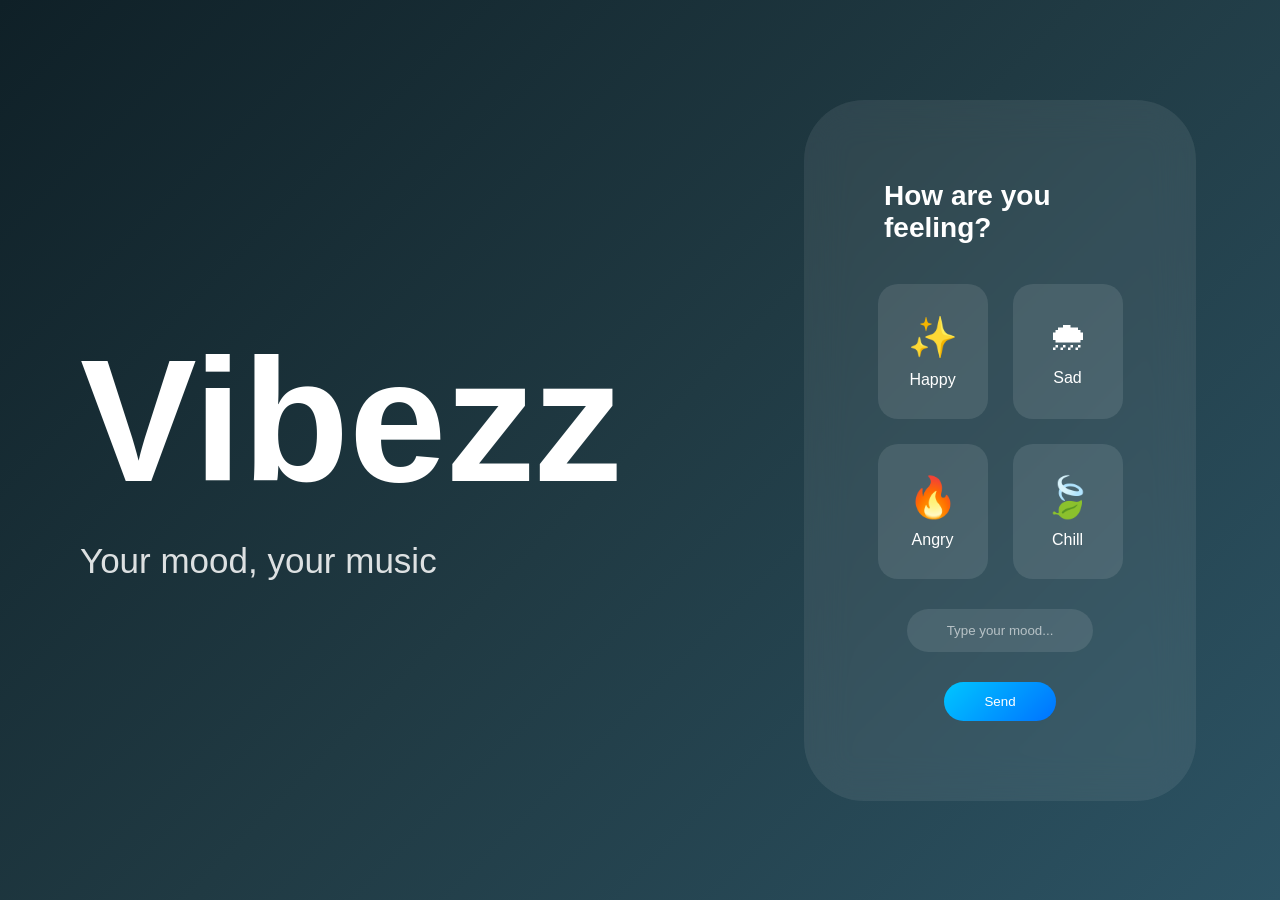
<file: index.html>
<!DOCTYPE html>
<html>
<head>
  <title>Vibezz</title>
  <link rel="stylesheet" href="style.css">
</head>
<body>

<div class="container">

  <div class="left">
    <h1>Vibezz</h1>
    <p class="tagline">Your mood, your music</p>
  </div>

  <div class="card">
    <div class="home-box">

      <h2 class="heading">How are you feeling?</h2>

      <div class="moods">
        <div onclick="selectMood('happy')">✨<span>Happy</span></div>
        <div onclick="selectMood('sad')">🌧<span>Sad</span></div>
        <div onclick="selectMood('angry')">🔥<span>Angry</span></div>
        <div onclick="selectMood('chill')">🍃<span>Chill</span></div>
      </div>

      <input id="textInput" placeholder="Type your mood...">

      <!-- ✅ SEND BUTTON ADDED -->
      <button onclick="detectMood()">Send</button>

    </div>
  </div>

</div>

<script src="app.js"></script>
</body>
</html>
</file>
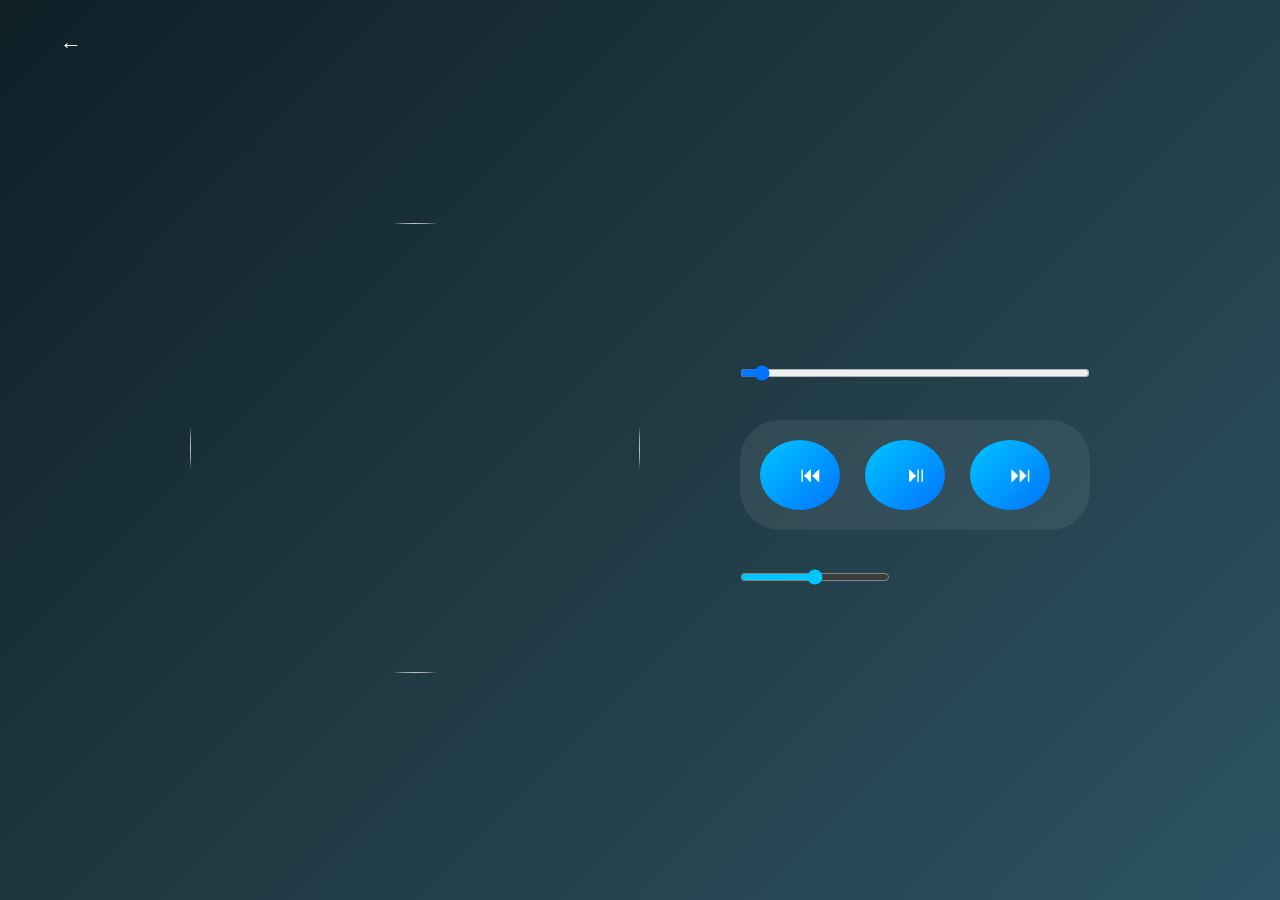
<file: player.html>
<!DOCTYPE html>
<html>
<head>
  <title>Now Playing</title>
  <link rel="stylesheet" href="style.css">
</head>
<body>

<button class="back" onclick="goBack()">←</button>

<div class="player">

  <div class="disc">
    <img id="cover">
  </div>

  <div class="details">
    <div class="song-title" id="songName"></div>
    <div class="artist-name" id="artist"></div>

    <input type="range" id="progress" value="0">

    <div class="controls">
      <button onclick="prev()">⏮</button>
      <button onclick="toggle()">⏯</button>
      <button onclick="next()">⏭</button>
    </div>

    <!-- ✅ VOLUME BELOW BUTTONS -->
    <input type="range" id="volume" min="0" max="1" step="0.01">

  </div>

  <audio id="audio"></audio>

</div>

<script src="app.js"></script>
</body>
</html>
</file>
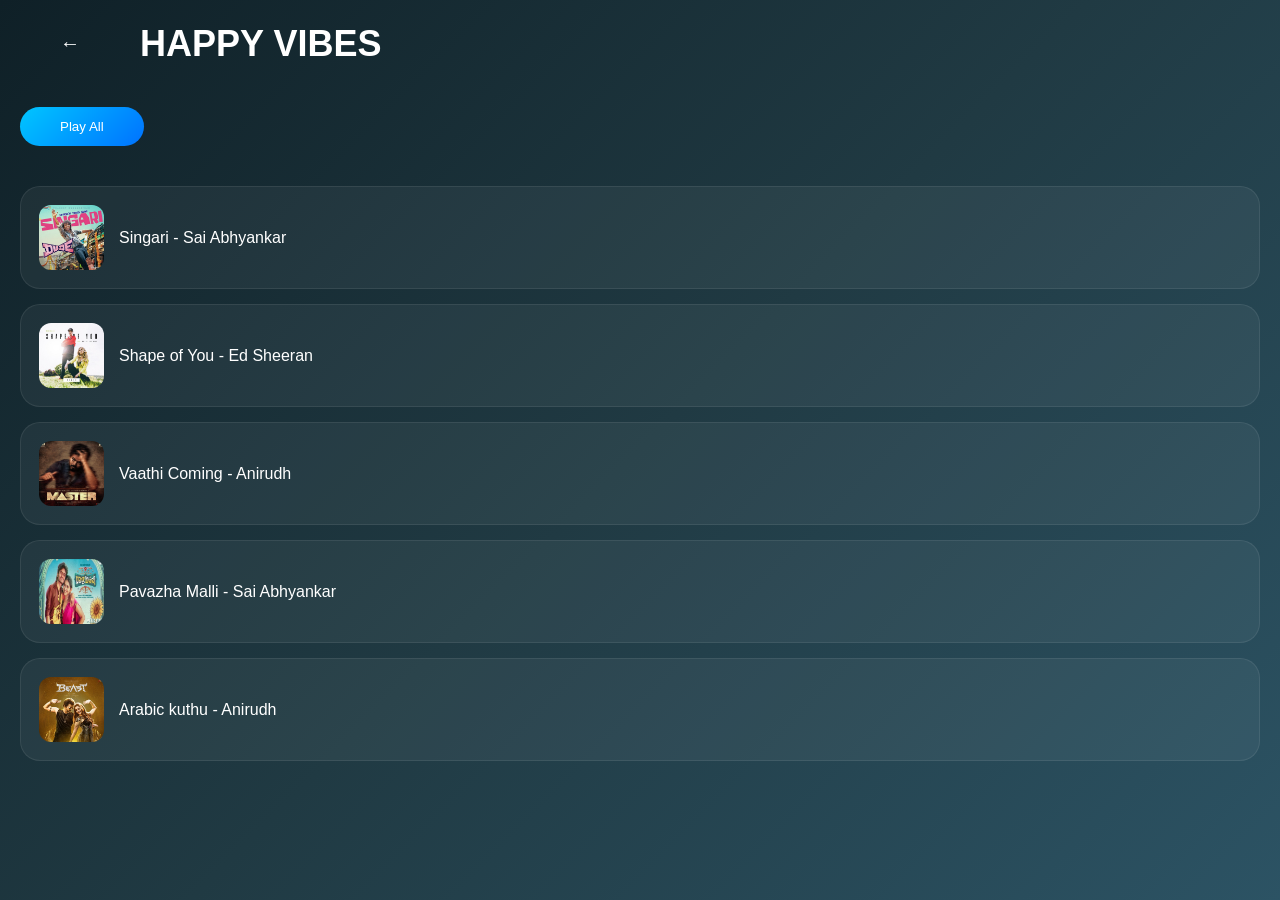
<file: playlist.html>
<!DOCTYPE html>
<html>
<head>
  <title>Playlist</title>
  <link rel="stylesheet" href="style.css">
</head>
<body>

<div class="top">
  <button onclick="goHome()">←</button>
  <h2 id="title" class="big-title"></h2>
</div>

<button class="playAll" onclick="play(0)">Play All</button>

<div id="songs"></div>

<script src="app.js"></script>
</body>
</html>
</file>
<file: style.css>
/* RESET */
*{
  margin:0;
  padding:0;
  box-sizing:border-box;
  font-family:"Segoe UI",sans-serif;
}

/* 🌊 BLUE DARK THEME */
body{
  background: linear-gradient(135deg,#0f2027,#203a43,#2c5364);
  color:#fff;
  height:100vh;
}

/* ================= HOME ================= */

.container{
  display:flex;
  height:100vh;
}

/* LEFT */
.left{
  flex:1;
  display:flex;
  flex-direction:column;
  justify-content:center;
  padding:80px;
}

.left h1{
  font-size:175px;   /* 🔥 bigger */
  font-weight:800;
}

.tagline{
  margin-top:20px;
  font-size:35px;   /* 🔥 bigger */
  opacity:0.85;
}

/* RIGHT CARD */
.card{
  flex:1;
  display:flex;
  justify-content:center;
  align-items:center;
}

.home-box{
  width:70%;
  padding:80px;
  border-radius:60px;

  background: rgba(255,255,255,0.08);
  backdrop-filter: blur(20px);

  display:flex;
  flex-direction:column;
  align-items:center;
  gap:30px;
}

/* HEADING */
.heading{
  font-size:28px;
  margin-bottom:10px; /* gap between text & emojis */
}

/* MOODS */
.moods{
  display:grid;
  grid-template-columns:1fr 1fr;
  gap:25px;
}

.moods div{
  padding:30px;
  text-align:center;
  border-radius:20px;
  cursor:pointer;

  background: rgba(255,255,255,0.1);

  font-size:40px;
  transition:0.3s;
}

.moods div:hover{
  transform:scale(1.05);
  background: rgba(255,255,255,0.2);
}

.moods span{
  display:block;
  margin-top:10px;
  font-size:16px;
}

/* INPUT */
input{
  width:80%;
  padding:14px;
  border:none;
  border-radius:30px;
  background: rgba(255,255,255,0.1);
  color:#fff;
  text-align:center;
}

input::placeholder{
  color: rgba(255,255,255,0.6);
}

/* BUTTON */
button{
  padding:12px 40px;
  border:none;
  border-radius:30px;
  background: linear-gradient(135deg,#00c6ff,#0072ff);
  color:#fff;
  cursor:pointer;
  transition:0.3s;
}

button:hover{
  transform:scale(1.05);
}

/* ================= PLAYLIST ================= */

.top{
  display:flex;
  align-items:center;
  gap:20px;
  padding:20px;
}

.top button{
  background:none;
  color:#fff;
  font-size:20px;
}

/* BIG TITLE */
.big-title{
  font-size:36px;
  font-weight:700;
}

/* PLAY BUTTON */
.playAll{
  margin:20px;
}

/* SONG LIST */
#songs{
  padding:20px;
}

.song{
  display:flex;
  justify-content:space-between;
  align-items:center;
  padding:18px;
  margin-bottom:15px;
  border-radius:20px;

  background: rgba(255,255,255,0.05); /* darker */
  border:1px solid rgba(255,255,255,0.08);

  transition:0.2s;
}

.song:hover{
  transform:scale(1.02);
}

/* SONG LEFT */
.song-left{
  display:flex;
  gap:15px;
  align-items:center;
}

.song-left img{
  width:65px;
  height:65px;
  border-radius:12px;
}

.song span{
  cursor:pointer;
}

/* ================= PLAYER ================= */

.player{
  display:flex;
  justify-content:center;
  align-items:center;
  height:100vh;
  gap:100px;
}

/* DISC */
.disc img{
  width:450px;
  height:450px;
  border-radius:50%;
  object-fit:cover;
  animation:spin 8s linear infinite;
}

/* DETAILS */
.details{
  display:flex;
  flex-direction:column;
  gap:25px;
}

/* TEXT */
.song-title{
  font-size:50px;  /* 🔥 bigger */
  font-weight:700;
}

.artist-name{
  font-size:30px;  /* 🔥 bigger */
  opacity:0.7;
}

/* PROGRESS */
#progress{
  width:350px;
}

/* VOLUME */
#volume{
  width:150px;
  accent-color:#00c6ff;
}

/* CONTROLS */
.controls{
  display:flex;
  gap:25px;
  padding:20px;
  border-radius:40px;
  background: rgba(255,255,255,0.07);
}

.controls button{
  width:70px;
  height:70px;
  border-radius:50%;
  font-size:22px;
}

/* BACK BUTTON */
.back{
  position:absolute;
  top:20px;
  left:20px;
  background:none;
  font-size:22px;
}

/* SPIN ANIMATION */
@keyframes spin{
  from{transform:rotate(0)}
  to{transform:rotate(360deg)}
}
</file>
